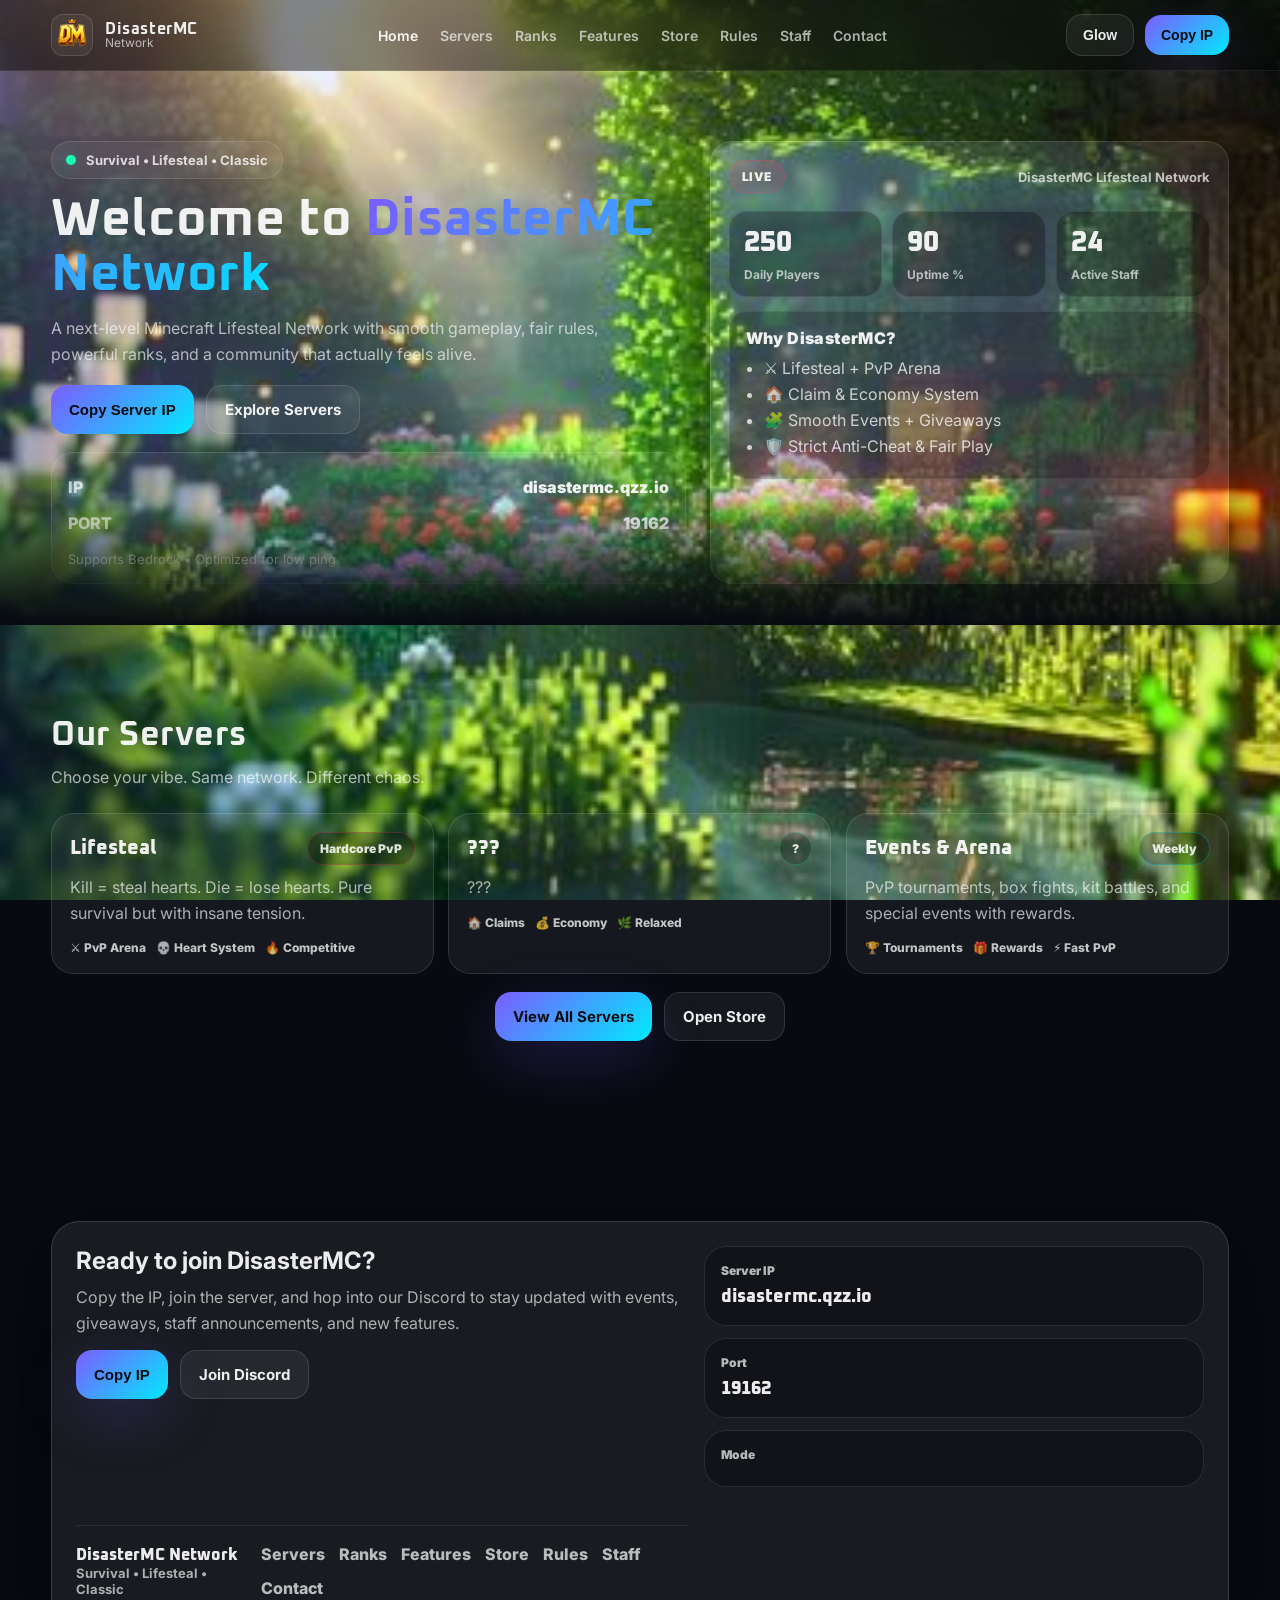
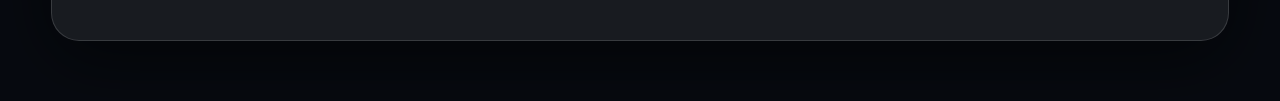
<file: index.html>
<!DOCTYPE html>
<html lang="en">
<head>
  <meta charset="UTF-8" />
  <meta name="viewport" content="width=device-width, initial-scale=1.0"/>
  <title>DisasterMC Network | Lifesteal Minecraft Server</title>

  <link rel="icon" href="assets/favicon.png" />

  <link rel="stylesheet" href="css/style.css"/>
  <link rel="stylesheet" href="css/animations.css"/>

  <link rel="preconnect" href="https://fonts.googleapis.com">
  <link rel="preconnect" href="https://fonts.gstatic.com" crossorigin>
  <link href="https://fonts.googleapis.com/css2?family=Oxanium:wght@300;400;600;700&family=Inter:wght@300;400;600;700&display=swap" rel="stylesheet">
</head>

<body>
  <!-- Background -->
  <div class="bg"></div>
  <div class="noise"></div>

  <!-- Navbar -->
  <header class="nav">
    <div class="nav-inner">
      <a class="brand" href="index.html">
        <img src="assets/logo.png" alt="DisasterMC Logo" class="brand-logo"/>
        <div class="brand-text">
          <span class="brand-title">DisasterMC</span>
          <span class="brand-sub">Network</span>
        </div>
      </a>

      <nav class="nav-links" id="navLinks">
        <a href="index.html" class="active">Home</a>
        <a href="servers.html">Servers</a>
        <a href="ranks.html">Ranks</a>
        <a href="features.html">Features</a>
        <a href="store.html">Store</a>
        <a href="rules.html">Rules</a>
        <a href="staff.html">Staff</a>
        <a href="contact.html">Contact</a>
      </nav>

      <div class="nav-right">
        <button class="btn btn-ghost" id="themeBtn">Glow</button>
        <button class="btn btn-primary" id="copyIpBtn">
          Copy IP
        </button>
        <button class="hamburger" id="hamburger">
          <span></span><span></span><span></span>
        </button>
      </div>
    </div>
  </header>

  <!-- Hero -->
  <section class="hero">
    <div class="hero-inner">
      <div class="hero-left reveal">
        <div class="chip">
          <span class="dot"></span>
          <span>Survival • Lifesteal • Classic</span>
        </div>

        <h1 class="hero-title">
          Welcome to <span class="glow">DisasterMC Network</span>
        </h1>

        <p class="hero-desc">
          A next-level Minecraft Lifesteal Network with smooth gameplay, fair rules,
          powerful ranks, and a community that actually feels alive.
        </p>

        <div class="hero-actions">
          <button class="btn btn-primary big" id="copyIpBtn2">
            Copy Server IP
          </button>

          <a class="btn btn-ghost big" href="#servers">
            Explore Servers
          </a>
        </div>

        <div class="ip-card">
          <div class="ip-row">
            <div class="ip-label">IP</div>
            <div class="ip-value">disastermc.qzz.io</div>
          </div>
          <div class="ip-row">
            <div class="ip-label">PORT</div>
            <div class="ip-value">19162</div>
          </div>
          <div class="ip-hint">Supports Bedrock • Optimized for low ping</div>
        </div>
      </div>

      <div class="hero-right reveal">
        <div class="hero-card">
          <div class="hero-card-top">
            <div class="badge">LIVE</div>
            <div class="small">DisasterMC Lifesteal Network</div>
          </div>

          <div class="hero-stats">
            <div class="stat">
              <div class="stat-num" data-counter="250">0</div>
              <div class="stat-label">Daily Players</div>
            </div>
            <div class="stat">
              <div class="stat-num" data-counter="99">0</div>
              <div class="stat-label">Uptime %</div>
            </div>
            <div class="stat">
              <div class="stat-num" data-counter="24">0</div>
              <div class="stat-label">Active Staff</div>
            </div>
          </div>

          <div class="hero-mini">
            <div class="mini-title">Why DisasterMC?</div>
            <ul>
              <li>⚔️ Lifesteal + PvP Arena</li>
              <li>🏠 Claim & Economy System</li>
              <li>🧩 Smooth Events + Giveaways</li>
              <li>🛡️ Strict Anti-Cheat & Fair Play</li>
            </ul>
          </div>
        </div>
      </div>
    </div>

    <div class="hero-bottom-fade"></div>
  </section>

  <!-- Servers -->
  <section class="section" id="servers">
    <div class="container">
      <div class="section-head reveal">
        <h2>Our Servers</h2>
        <p>Choose your vibe. Same network. Different chaos.</p>
      </div>

      <div class="grid-3">
        <div class="card reveal">
          <div class="card-top">
            <div class="card-title">Lifesteal</div>
            <div class="tag red">Hardcore PvP</div>
          </div>
          <p class="card-desc">
            Kill = steal hearts. Die = lose hearts. Pure survival but with insane tension.
          </p>
          <div class="card-meta">
            <span>⚔️ PvP Arena</span>
            <span>💀 Heart System</span>
            <span>🔥 Competitive</span>
          </div>
        </div>

        <div class="card reveal">
          <div class="card-top">
            <div class="card-title">???</div>
            <div class="tag green">?</div>
          </div>
          <p class="card-desc">
            ???
          </p>
          <div class="card-meta">
            <span>🏠 Claims</span>
            <span>💰 Economy</span>
            <span>🌿 Relaxed</span>
          </div>
        </div>

        <div class="card reveal">
          <div class="card-top">
            <div class="card-title">Events & Arena</div>
            <div class="tag blue">Weekly</div>
          </div>
          <p class="card-desc">
            PvP tournaments, box fights, kit battles, and special events with rewards.
          </p>
          <div class="card-meta">
            <span>🏆 Tournaments</span>
            <span>🎁 Rewards</span>
            <span>⚡ Fast PvP</span>
          </div>
        </div>
      </div>

      <div class="center reveal" style="margin-top:18px;">
        <a class="btn btn-primary big" href="servers.html">View All Servers</a>
        <a class="btn btn-ghost big" href="store.html">Open Store</a>
      </div>
    </div>
  </section>

  <!-- Join -->
  <section class="section join" id="join">
    <div class="container">
      <div class="join-card reveal">
        <div class="join-left">
          <h2>Ready to join DisasterMC?</h2>
          <p>
            Copy the IP, join the server, and hop into our Discord to stay updated with events,
            giveaways, staff announcements, and new features.
          </p>

          <div class="join-actions">
            <button class="btn btn-primary big" id="copyIpBtn3">Copy IP</button>
            <a class="btn btn-ghost big" data-social="discord" target="_blank">Join Discord</a>
          </div>
        </div>

        <div class="join-right">
          <div class="join-mini">
            <div class="mini">
              <div class="mini-top">Server IP</div>
              <div class="mini-big">disastermc.qzz.io</div>
            </div>
            <div class="mini">
              <div class="mini-top">Port</div>
              <div class="mini-big">19162</div>
            </div>
            <div class="mini">
              <div class="mini-top">Mode</div>
              <div class="mini-big"Lifesteal</div>
            </div>
          </div>
        </div>
      </div>

      <footer class="footer">
        <div class="footer-left">
          <div class="footer-title">DisasterMC Network</div>
          <div class="footer-sub">Survival • Lifesteal • Classic</div>
        </div>

        <div class="footer-right">
          <a href="servers.html">Servers</a>
          <a href="ranks.html">Ranks</a>
          <a href="features.html">Features</a>
          <a href="store.html">Store</a>
          <a href="rules.html">Rules</a>
          <a href="staff.html">Staff</a>
          <a href="contact.html">Contact</a>
        </div>
      </footer>
    </div>
  </section>

  <!-- Toast -->
  <div class="toast" id="toast">Copied!</div>

  <script src="js/reveal.js"></script>
  <script src="js/main.js"></script>
</body>
</html>
</file>
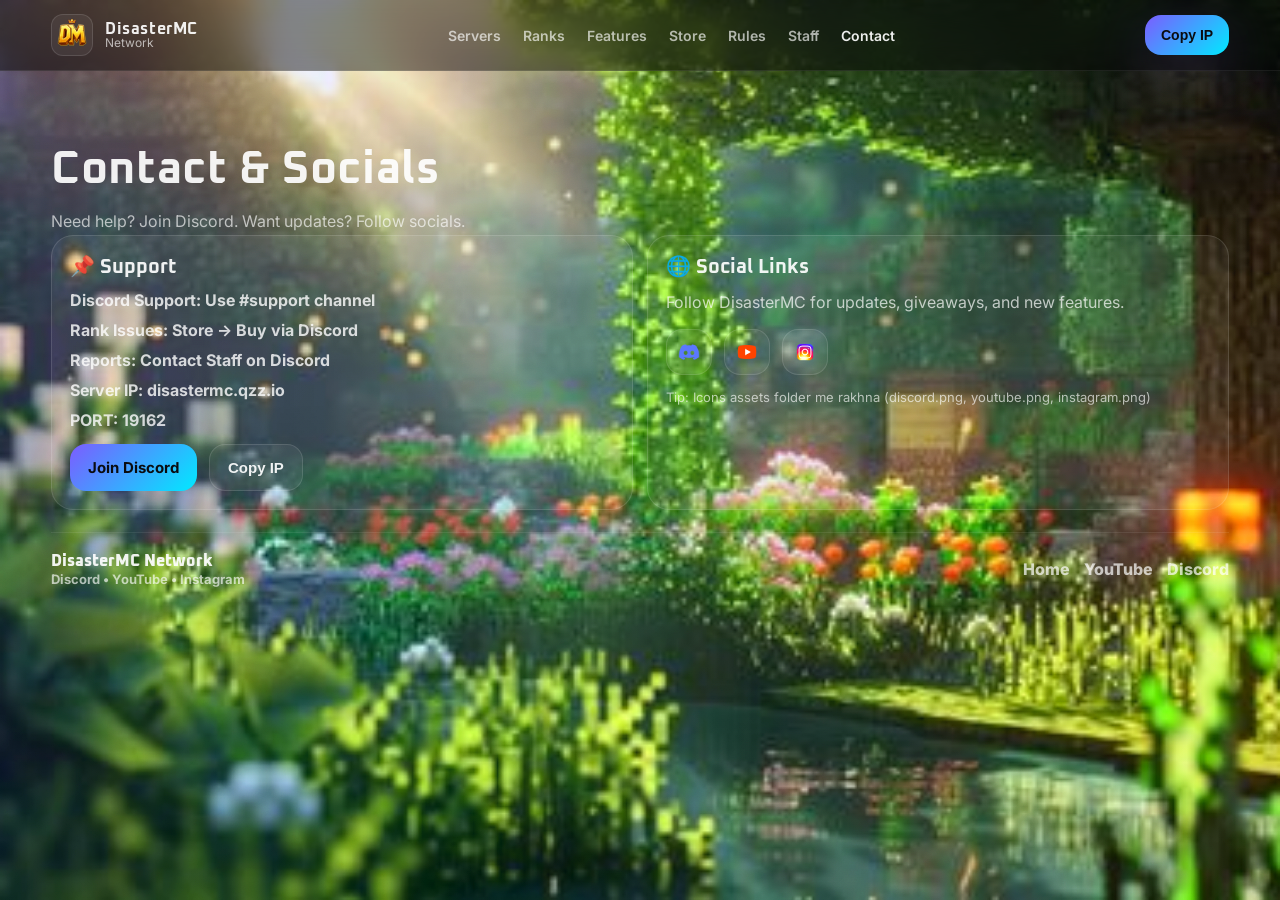
<file: contact.html>
<!DOCTYPE html>
<html lang="en">
<head>
  <meta charset="UTF-8"/>
  <meta name="viewport" content="width=device-width, initial-scale=1.0"/>
  <title>DisasterMC Network | Contact</title>

  <link rel="icon" href="assets/favicon.png" />
  <link rel="stylesheet" href="css/style.css"/>
  <link rel="stylesheet" href="css/animations.css"/>

  <link rel="preconnect" href="https://fonts.googleapis.com">
  <link rel="preconnect" href="https://fonts.gstatic.com" crossorigin>
  <link href="https://fonts.googleapis.com/css2?family=Oxanium:wght@300;400;600;700&family=Inter:wght@300;400;600;700&display=swap" rel="stylesheet">
</head>

<body>
  <div class="bg"></div>
  <div class="noise"></div>

  <header class="nav">
    <div class="nav-inner">
      <a class="brand" href="index.html">
        <img src="assets/logo.png" alt="CrustMC Logo" class="brand-logo"/>
        <div class="brand-text">
          <span class="brand-title">DisasterMC</span>
          <span class="brand-sub">Network</span>
        </div>
      </a>

      <nav class="nav-links" id="navLinks">
        <a href="servers.html">Servers</a>
        <a href="ranks.html">Ranks</a>
        <a href="features.html">Features</a>
        <a href="store.html">Store</a>
        <a href="rules.html">Rules</a>
        <a href="staff.html">Staff</a>
        <a href="contact.html" class="active">Contact</a>
      </nav>

      <div class="nav-right">
        <button class="btn btn-primary" id="copyIpBtn">Copy IP</button>
        <button class="hamburger" id="hamburger">
          <span></span><span></span><span></span>
        </button>
      </div>
    </div>
  </header>

  <section class="page">
    <div class="container">
      <div class="page-head reveal">
        <h1>Contact & Socials</h1>
        <p>
          Need help? Join Discord. Want updates? Follow socials.
        </p>
      </div>

      <div class="grid-2 reveal">
        <div class="rules-card">
          <h2>📌 Support</h2>
          <div class="info">
            <div><b>Discord Support:</b> Use #support channel</div>
            <div><b>Rank Issues:</b> Store → Buy via Discord</div>
            <div><b>Reports:</b> Contact Staff on Discord</div>
            <div><b>Server IP:</b> disastermc.qzz.io</div>
            <div><b>PORT:</b> 19162</div>
          </div>

          <div style="margin-top:14px; display:flex; gap:12px; flex-wrap:wrap;">
            <a class="btn btn-primary big" data-social="discord" target="_blank">Join Discord</a>
            <button class="btn btn-ghost big" id="copyIpBtn2">Copy IP</button>
          </div>
        </div>

        <div class="rules-card">
          <h2>🌐 Social Links</h2>
          <p style="color: rgba(255,255,255,.7); line-height:1.6;">
            Follow DisasterMC for updates, giveaways, and new features.
          </p>

          <div style="margin-top:14px;" class="socials">
            <a class="social-btn" data-social="discord" target="_blank" title="Discord">
              <img src="assets/discord.png" alt="Discord"/>
            </a>

            <a class="social-btn" data-social="youtube" target="_blank" title="YouTube">
              <img src="assets/youtube.png" alt="YouTube"/>
            </a>

            <a class="social-btn" data-social="instagram" target="_blank" title="Instagram">
              <img src="assets/instagram.png" alt="Instagram"/>
            </a>
          </div>

          <div style="margin-top:14px;">
            <div class="ip-hint">
              Tip: Icons assets folder me rakhna (discord.png, youtube.png, instagram.png)
            </div>
          </div>
        </div>
      </div>

      <footer class="footer">
        <div class="footer-left">
          <div class="footer-title">DisasterMC Network</div>
          <div class="footer-sub">Discord • YouTube • Instagram</div>
        </div>

        <div class="footer-right">
          <a href="index.html">Home</a>
          <a data-social="youtube" target="_blank">YouTube</a>
          <a data-social="discord" target="_blank">Discord</a>
        </div>
      </footer>
    </div>
  </section>

  <div class="toast" id="toast">Copied!</div>

  <script src="js/reveal.js"></script>
  <script src="js/main.js"></script>
</body>
</html>
</file>
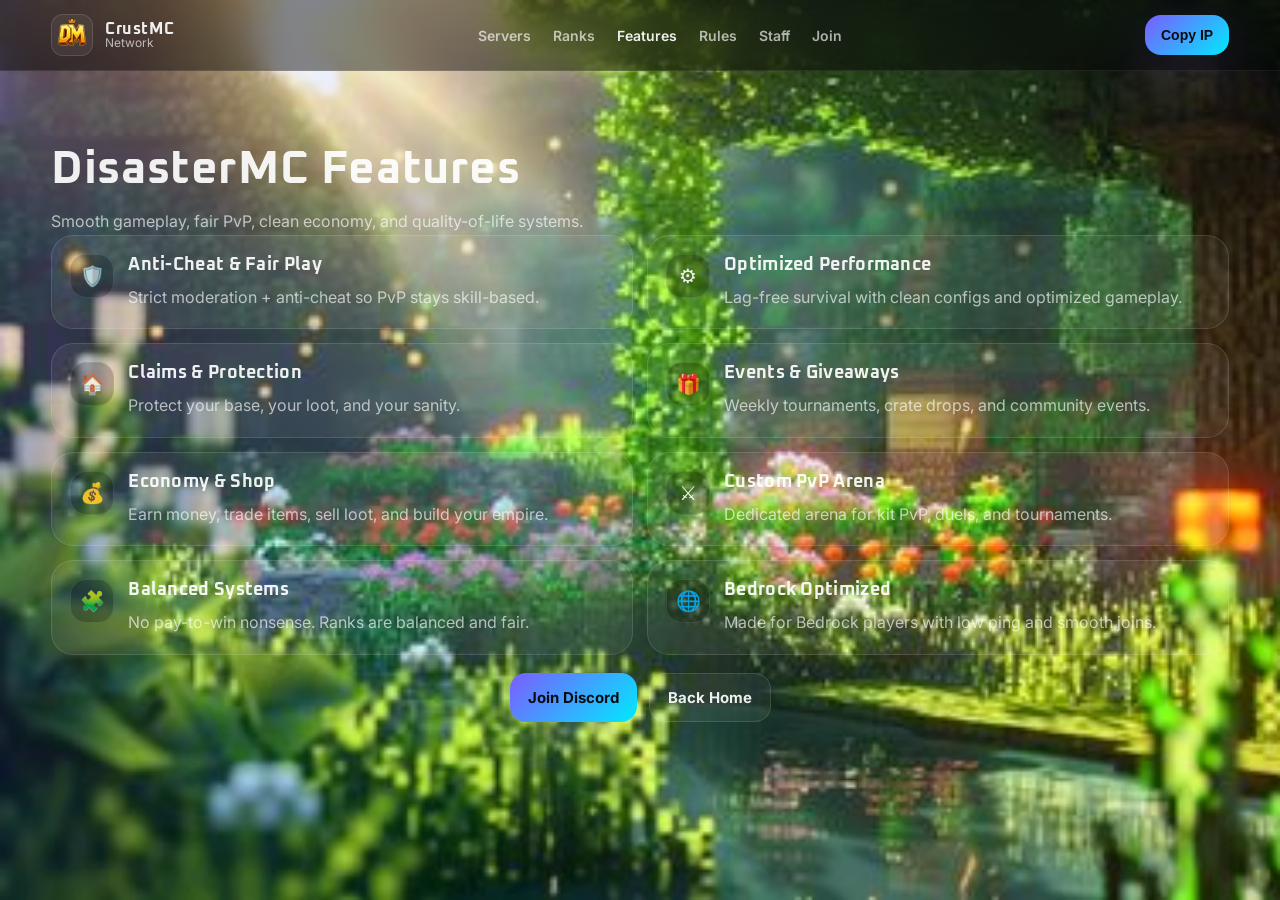
<file: features.html>
<!DOCTYPE html>
<html lang="en">
<head>
  <meta charset="UTF-8"/>
  <meta name="viewport" content="width=device-width, initial-scale=1.0"/>
  <title>DisasterMC Network | Features</title>

  <link rel="icon" href="assets/favicon.png" />
  <link rel="stylesheet" href="css/style.css"/>
  <link rel="stylesheet" href="css/animations.css"/>

  <link rel="preconnect" href="https://fonts.googleapis.com">
  <link rel="preconnect" href="https://fonts.gstatic.com" crossorigin>
  <link href="https://fonts.googleapis.com/css2?family=Oxanium:wght@300;400;600;700&family=Inter:wght@300;400;600;700&display=swap" rel="stylesheet">
</head>

<body>
  <div class="bg"></div>
  <div class="noise"></div>

  <!-- Navbar -->
  <header class="nav">
    <div class="nav-inner">
      <a class="brand" href="index.html">
        <img src="assets/logo.png" alt="DisasterMC Logo" class="brand-logo"/>
        <div class="brand-text">
          <span class="brand-title">CrustMC</span>
          <span class="brand-sub">Network</span>
        </div>
      </a>

      <nav class="nav-links" id="navLinks">
        <a href="index.html#servers">Servers</a>
        <a href="ranks.html">Ranks</a>
        <a href="features.html" class="active">Features</a>
        <a href="rules.html">Rules</a>
        <a href="staff.html">Staff</a>
        <a href="index.html#join">Join</a>
      </nav>

      <div class="nav-right">
        <button class="btn btn-primary" id="copyIpBtn">Copy IP</button>
        <button class="hamburger" id="hamburger">
          <span></span><span></span><span></span>
        </button>
      </div>
    </div>
  </header>

  <!-- Page -->
  <section class="page">
    <div class="container">
      <div class="page-head reveal">
        <h1>DisasterMC Features</h1>
        <p>
          Smooth gameplay, fair PvP, clean economy, and quality-of-life systems.
        </p>
      </div>

      <div class="grid-2 reveal">
        <div class="feature">
          <div class="icon">🛡️</div>
          <div>
            <h3>Anti-Cheat & Fair Play</h3>
            <p>Strict moderation + anti-cheat so PvP stays skill-based.</p>
          </div>
        </div>

        <div class="feature">
          <div class="icon">⚙️</div>
          <div>
            <h3>Optimized Performance</h3>
            <p>Lag-free survival with clean configs and optimized gameplay.</p>
          </div>
        </div>

        <div class="feature">
          <div class="icon">🏠</div>
          <div>
            <h3>Claims & Protection</h3>
            <p>Protect your base, your loot, and your sanity.</p>
          </div>
        </div>

        <div class="feature">
          <div class="icon">🎁</div>
          <div>
            <h3>Events & Giveaways</h3>
            <p>Weekly tournaments, crate drops, and community events.</p>
          </div>
        </div>

        <div class="feature">
          <div class="icon">💰</div>
          <div>
            <h3>Economy & Shop</h3>
            <p>Earn money, trade items, sell loot, and build your empire.</p>
          </div>
        </div>

        <div class="feature">
          <div class="icon">⚔️</div>
          <div>
            <h3>Custom PvP Arena</h3>
            <p>Dedicated arena for kit PvP, duels, and tournaments.</p>
          </div>
        </div>

        <div class="feature">
          <div class="icon">🧩</div>
          <div>
            <h3>Balanced Systems</h3>
            <p>No pay-to-win nonsense. Ranks are balanced and fair.</p>
          </div>
        </div>

        <div class="feature">
          <div class="icon">🌐</div>
          <div>
            <h3>Bedrock Optimized</h3>
            <p>Made for Bedrock players with low ping and smooth joins.</p>
          </div>
        </div>
      </div>

      <div class="center reveal" style="margin-top:18px;">
        <a class="btn btn-primary big" href="index.html#join">Join Discord</a>
        <a class="btn btn-ghost big" href="index.html">Back Home</a>
      </div>
    </div>
  </section>

  <div class="toast" id="toast">Copied!</div>

  <script src="js/reveal.js"></script>
  <script src="js/main.js"></script>
</body>
</html>
</file>
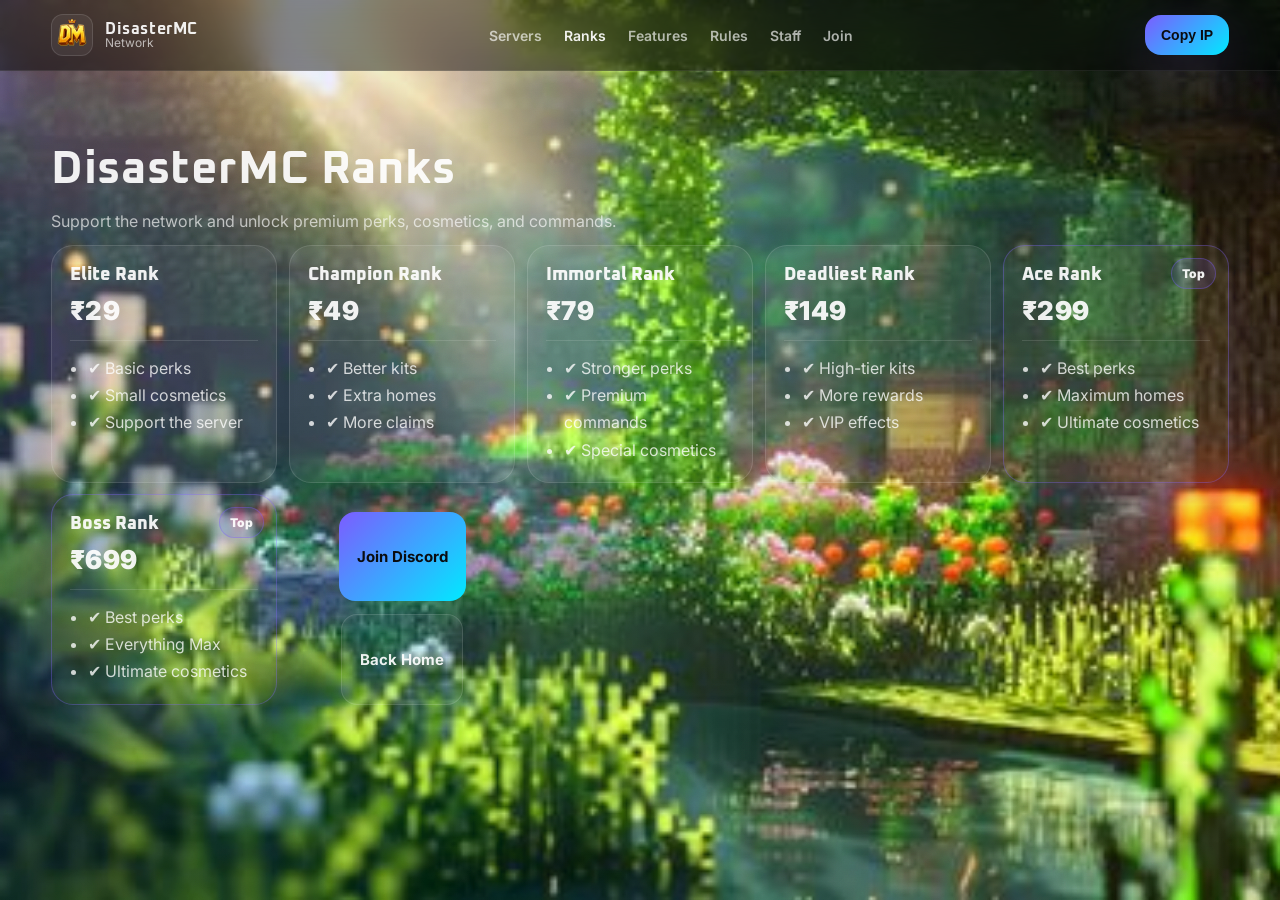
<file: ranks.html>
<!DOCTYPE html>
<html lang="en">
<head>
  <meta charset="UTF-8"/>
  <meta name="viewport" content="width=device-width, initial-scale=1.0"/>
  <title>DisasterMC Network | Ranks</title>

  <link rel="icon" href="assets/favicon.png" />
  <link rel="stylesheet" href="css/style.css"/>
  <link rel="stylesheet" href="css/animations.css"/>

  <link rel="preconnect" href="https://fonts.googleapis.com">
  <link rel="preconnect" href="https://fonts.gstatic.com" crossorigin>
  <link href="https://fonts.googleapis.com/css2?family=Oxanium:wght@300;400;600;700&family=Inter:wght@300;400;600;700&display=swap" rel="stylesheet">
</head>

<body>
  <div class="bg"></div>
  <div class="noise"></div>

  <!-- Navbar -->
  <header class="nav">
    <div class="nav-inner">
      <a class="brand" href="index.html">
        <img src="assets/logo.png" alt="DisasterMC Logo" class="brand-logo"/>
        <div class="brand-text">
          <span class="brand-title">DisasterMC</span>
          <span class="brand-sub">Network</span>
        </div>
      </a>

      <nav class="nav-links" id="navLinks">
        <a href="index.html#servers">Servers</a>
        <a href="ranks.html" class="active">Ranks</a>
        <a href="features.html">Features</a>
        <a href="rules.html">Rules</a>
        <a href="staff.html">Staff</a>
        <a href="index.html#join">Join</a>
      </nav>

      <div class="nav-right">
        <button class="btn btn-primary" id="copyIpBtn">Copy IP</button>
        <button class="hamburger" id="hamburger">
          <span></span><span></span><span></span>
        </button>
      </div>
    </div>
  </header>

  <!-- Page -->
  <section class="page">
    <div class="container">
      <div class="page-head reveal">
        <h1>DisasterMC Ranks</h1>
        <p>
          Support the network and unlock premium perks, cosmetics, and commands.
        </p>
      </div>

      <div class="grid-5 ranks-grid reveal">
        <div class="rank">
          <div class="rank-name">Elite Rank</div>
          <div class="rank-price">₹29</div>
          <div class="rank-line"></div>
          <ul>
            <li>✔ Basic perks</li>
            <li>✔ Small cosmetics</li>
            <li>✔ Support the server</li>
          </ul>
        </div>

        <div class="rank">
          <div class="rank-name">Champion Rank</div>
          <div class="rank-price">₹49</div>
          <div class="rank-line"></div>
          <ul>
            <li>✔ Better kits</li>
            <li>✔ Extra homes</li>
            <li>✔ More claims</li>
          </ul>
        </div>

        <div class="rank">
          <div class="rank-name">Immortal Rank</div>
          <div class="rank-price">₹79</div>
          <div class="rank-line"></div>
          <ul>
            <li>✔ Stronger perks</li>
            <li>✔ Premium commands</li>
            <li>✔ Special cosmetics</li>
          </ul>
        </div>

        <div class="rank">
          <div class="rank-name">Deadliest Rank</div>
          <div class="rank-price">₹149</div>
          <div class="rank-line"></div>
          <ul>
            <li>✔ High-tier kits</li>
            <li>✔ More rewards</li>
            <li>✔ VIP effects</li>
          </ul>
        </div>

        <div class="rank best">
          <div class="rank-badge">Top</div>
          <div class="rank-name">Ace Rank</div>
          <div class="rank-price">₹299</div>
          <div class="rank-line"></div>
          <ul>
            <li>✔ Best perks</li>
            <li>✔ Maximum homes</li>
            <li>✔ Ultimate cosmetics</li>
          </ul>
        </div>

         <div class="rank best">
          <div class="rank-badge">Top</div>
          <div class="rank-name">Boss Rank</div>
          <div class="rank-price">₹699</div>
          <div class="rank-line"></div>
          <ul>
            <li>✔ Best perks</li>
            <li>✔ Everything Max</li>
            <li>✔ Ultimate cosmetics</li>
          </ul>
         </div>

      <div class="center reveal" style="margin-top:18px;">
        <a class="btn btn-primary big" href="index.html#join">Join Discord</a>
        <a class="btn btn-ghost big" href="index.html">Back Home</a>
      </div>
    </div>
  </section>

  <div class="toast" id="toast">Copied!</div>

  <script src="js/reveal.js"></script>
  <script src="js/main.js"></script>
</body>
</html>
</file>
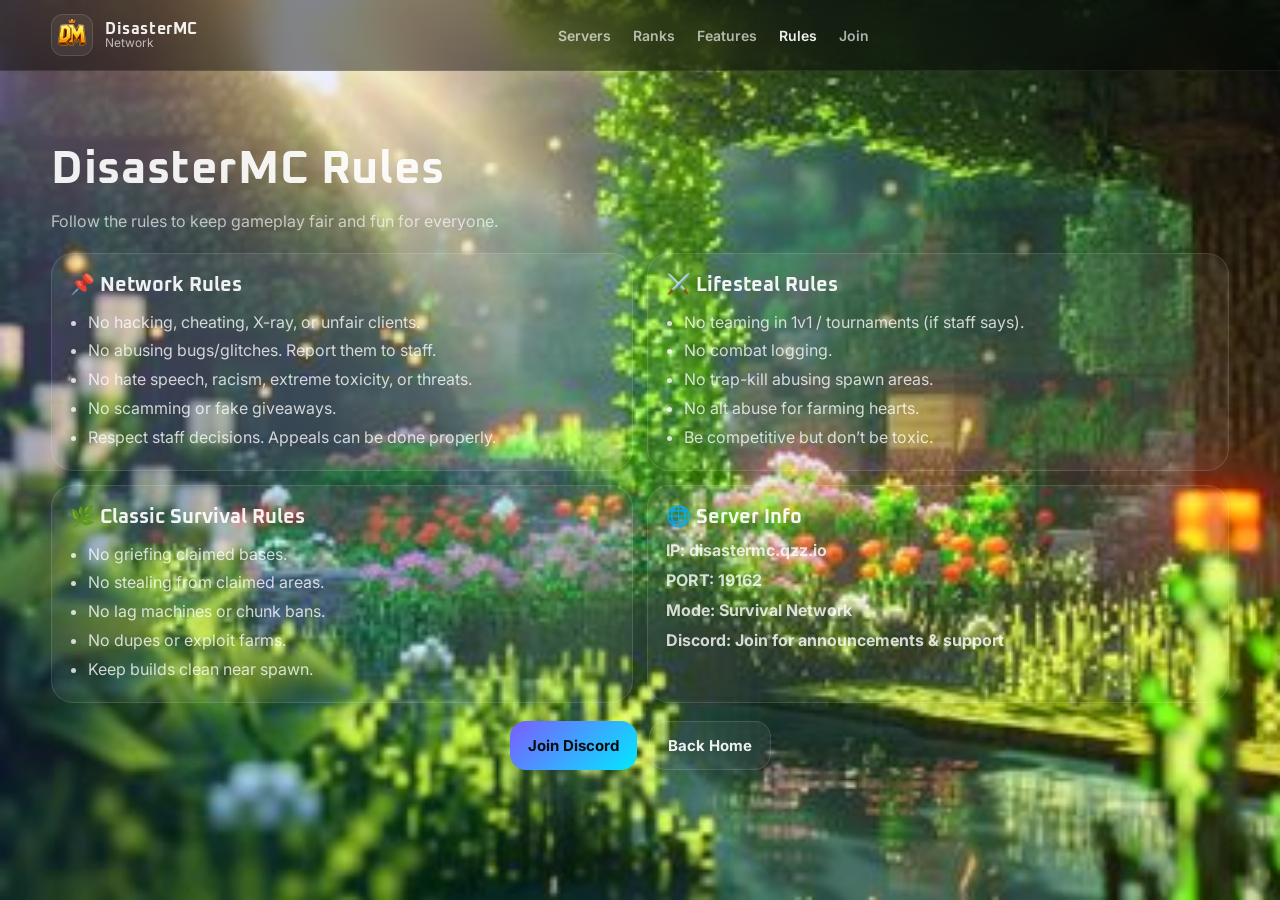
<file: rules.html>
<!DOCTYPE html>
<html lang="en">
<head>
  <meta charset="UTF-8"/>
  <meta name="viewport" content="width=device-width, initial-scale=1.0"/>
  <title>DisasterMC Network | Rules</title>

  <link rel="icon" href="assets/favicon.png" />
  <link rel="stylesheet" href="css/style.css"/>
  <link rel="stylesheet" href="css/animations.css"/>

  <link rel="preconnect" href="https://fonts.googleapis.com">
  <link rel="preconnect" href="https://fonts.gstatic.com" crossorigin>
  <link href="https://fonts.googleapis.com/css2?family=Oxanium:wght@300;400;600;700&family=Inter:wght@300;400;600;700&display=swap" rel="stylesheet">
</head>

<body>
  <div class="bg"></div>
  <div class="noise"></div>

  <header class="nav">
    <div class="nav-inner">
      <a class="brand" href="index.html">
        <img src="assets/logo.png" alt="DisasterMC Logo" class="brand-logo"/>
        <div class="brand-text">
          <span class="brand-title">DisasterMC</span>
          <span class="brand-sub">Network</span>
        </div>
      </a>

      <nav class="nav-links" id="navLinks">
        <a href="index.html#servers">Servers</a>
        <a href="index.html#ranks">Ranks</a>
        <a href="index.html#features">Features</a>
        <a href="rules.html" class="active">Rules</a>
        <a href="index.html#join">Join</a>
      </nav>

      <div class="nav-right">
        <button class="hamburger" id="hamburger">
          <span></span><span></span><span></span>
        </button>
      </div>
    </div>
  </header>

  <section class="page">
    <div class="container">
      <div class="page-head reveal">
        <h1>DisasterMC Rules</h1>
        <p>Follow the rules to keep gameplay fair and fun for everyone.</p>
      </div>

      <div class="rules-wrap reveal">
        <div class="rules-card">
          <h2>📌 Network Rules</h2>
          <ul>
            <li>No hacking, cheating, X-ray, or unfair clients.</li>
            <li>No abusing bugs/glitches. Report them to staff.</li>
            <li>No hate speech, racism, extreme toxicity, or threats.</li>
            <li>No scamming or fake giveaways.</li>
            <li>Respect staff decisions. Appeals can be done properly.</li>
          </ul>
        </div>

        <div class="rules-card">
          <h2>⚔️ Lifesteal Rules</h2>
          <ul>
            <li>No teaming in 1v1 / tournaments (if staff says).</li>
            <li>No combat logging.</li>
            <li>No trap-kill abusing spawn areas.</li>
            <li>No alt abuse for farming hearts.</li>
            <li>Be competitive but don’t be toxic.</li>
          </ul>
        </div>

        <div class="rules-card">
          <h2>🌿 Classic Survival Rules</h2>
          <ul>
            <li>No griefing claimed bases.</li>
            <li>No stealing from claimed areas.</li>
            <li>No lag machines or chunk bans.</li>
            <li>No dupes or exploit farms.</li>
            <li>Keep builds clean near spawn.</li>
          </ul>
        </div>

        <div class="rules-card">
          <h2>🌐 Server Info</h2>
          <div class="info">
            <div><b>IP:</b> disastermc.qzz.io</div>
            <div><b>PORT:</b> 19162</div>
            <div><b>Mode:</b> Survival Network</div>
            <div><b>Discord:</b> Join for announcements & support</div>
          </div>
        </div>
      </div>

      <div class="center reveal" style="margin-top: 18px;">
        <a class="btn btn-primary big" href="index.html#join">Join Discord</a>
        <a class="btn btn-ghost big" href="index.html">Back Home</a>
      </div>
    </div>
  </section>

  <script src="js/reveal.js"></script>
  <script src="js/main.js"></script>
</body>
</html>
</file>
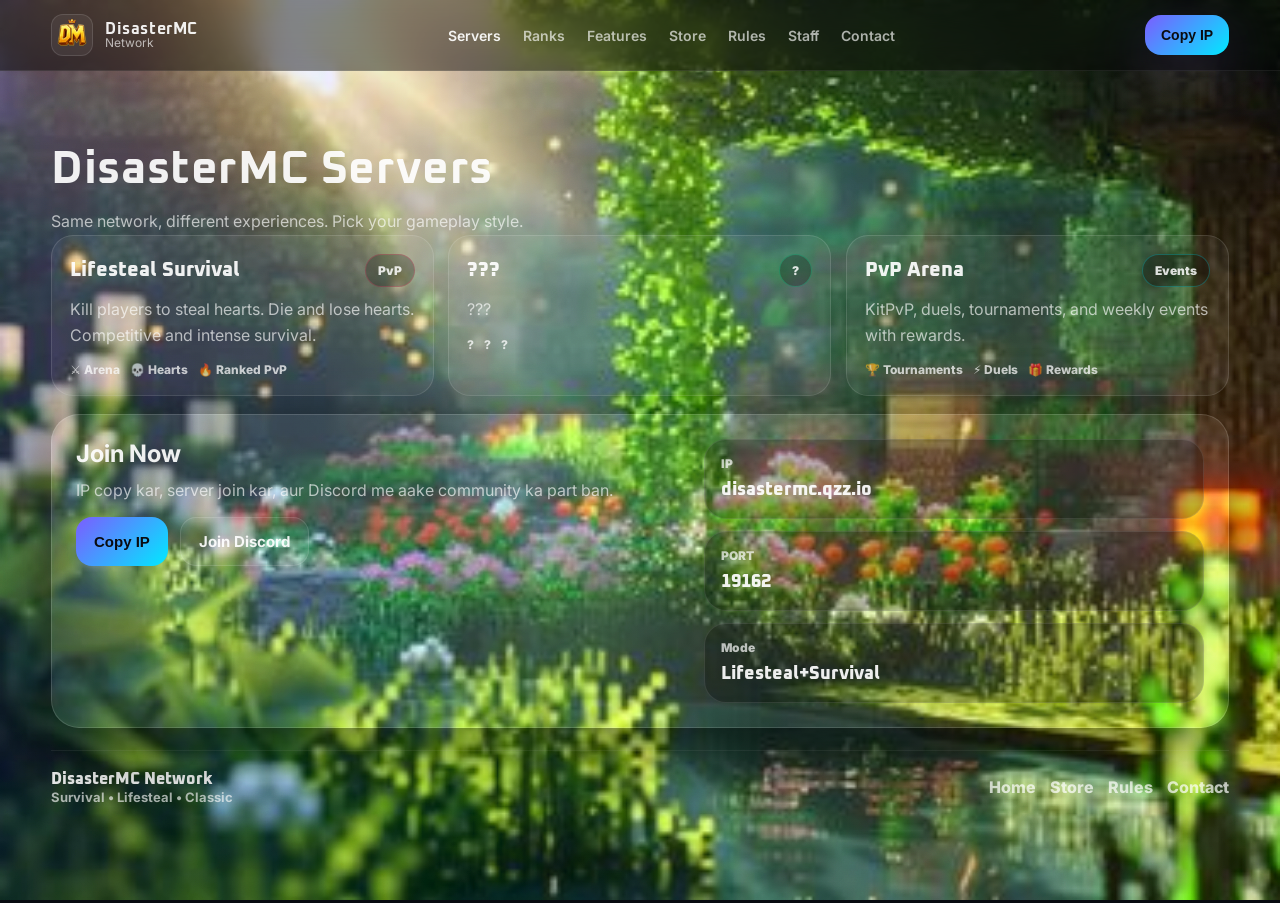
<file: servers.html>
<!DOCTYPE html>
<html lang="en">
<head>
  <meta charset="UTF-8"/>
  <meta name="viewport" content="width=device-width, initial-scale=1.0"/>
  <title>DisasterMC Network | Servers</title>

  <link rel="icon" href="assets/favicon.png" />
  <link rel="stylesheet" href="css/style.css"/>
  <link rel="stylesheet" href="css/animations.css"/>

  <link rel="preconnect" href="https://fonts.googleapis.com">
  <link rel="preconnect" href="https://fonts.gstatic.com" crossorigin>
  <link href="https://fonts.googleapis.com/css2?family=Oxanium:wght@300;400;600;700&family=Inter:wght@300;400;600;700&display=swap" rel="stylesheet">
</head>

<body>
  <div class="bg"></div>
  <div class="noise"></div>

  <!-- Navbar -->
  <header class="nav">
    <div class="nav-inner">
      <a class="brand" href="index.html">
        <img src="assets/logo.png" alt="DisasterMC Logo" class="brand-logo"/>
        <div class="brand-text">
          <span class="brand-title">DisasterMC</span>
          <span class="brand-sub">Network</span>
        </div>
      </a>

      <nav class="nav-links" id="navLinks">
        <a href="servers.html" class="active">Servers</a>
        <a href="ranks.html">Ranks</a>
        <a href="features.html">Features</a>
        <a href="store.html">Store</a>
        <a href="rules.html">Rules</a>
        <a href="staff.html">Staff</a>
        <a href="contact.html">Contact</a>
      </nav>

      <div class="nav-right">
        <button class="btn btn-primary" id="copyIpBtn">Copy IP</button>
        <button class="hamburger" id="hamburger">
          <span></span><span></span><span></span>
        </button>
      </div>
    </div>
  </header>

  <section class="page">
    <div class="container">
      <div class="page-head reveal">
        <h1>DisasterMC Servers</h1>
        <p>
          Same network, different experiences. Pick your gameplay style.
        </p>
      </div>

      <div class="grid-3 reveal">
        <div class="card">
          <div class="card-top">
            <div class="card-title">Lifesteal Survival</div>
            <div class="tag red">PvP</div>
          </div>
          <p class="card-desc">
            Kill players to steal hearts. Die and lose hearts. Competitive and intense survival.
          </p>
          <div class="card-meta">
            <span>⚔️ Arena</span>
            <span>💀 Hearts</span>
            <span>🔥 Ranked PvP</span>
          </div>
        </div>

        <div class="card">
          <div class="card-top">
            <div class="card-title">???</div>
            <div class="tag green">?</div>
          </div>
          <p class="card-desc">
            ???
          </p>
          <div class="card-meta">
            <span>?</span>
            <span>?</span>
            <span>?</span>
          </div>
        </div>

        <div class="card">
          <div class="card-top">
            <div class="card-title">PvP Arena</div>
            <div class="tag blue">Events</div>
          </div>
          <p class="card-desc">
            KitPvP, duels, tournaments, and weekly events with rewards.
          </p>
          <div class="card-meta">
            <span>🏆 Tournaments</span>
            <span>⚡ Duels</span>
            <span>🎁 Rewards</span>
          </div>
        </div>
      </div>

      <div class="join-card reveal" style="margin-top:18px;">
        <div class="join-left">
          <h2>Join Now</h2>
          <p>
            IP copy kar, server join kar, aur Discord me aake community ka part ban.
          </p>

          <div class="join-actions">
            <button class="btn btn-primary big" id="copyIpBtn2">Copy IP</button>
            <a class="btn btn-ghost big" data-social="discord" target="_blank">Join Discord</a>
          </div>
        </div>

        <div class="join-right">
          <div class="join-mini">
            <div class="mini">
              <div class="mini-top">IP</div>
              <div class="mini-big">disastermc.qzz.io</div>
            </div>
            <div class="mini">
              <div class="mini-top">PORT</div>
              <div class="mini-big">19162</div>
            </div>
            <div class="mini">
              <div class="mini-top">Mode</div>
              <div class="mini-big">Lifesteal+Survival</div>
            </div>
          </div>
        </div>
      </div>

      <footer class="footer">
        <div class="footer-left">
          <div class="footer-title">DisasterMC Network</div>
          <div class="footer-sub">Survival • Lifesteal • Classic</div>
        </div>

        <div class="footer-right">
          <a href="index.html">Home</a>
          <a href="store.html">Store</a>
          <a href="rules.html">Rules</a>
          <a href="contact.html">Contact</a>
        </div>
      </footer>
    </div>
  </section>

  <div class="toast" id="toast">Copied!</div>

  <script src="js/reveal.js"></script>
  <script src="js/main.js"></script>
</body>
</html>
</file>
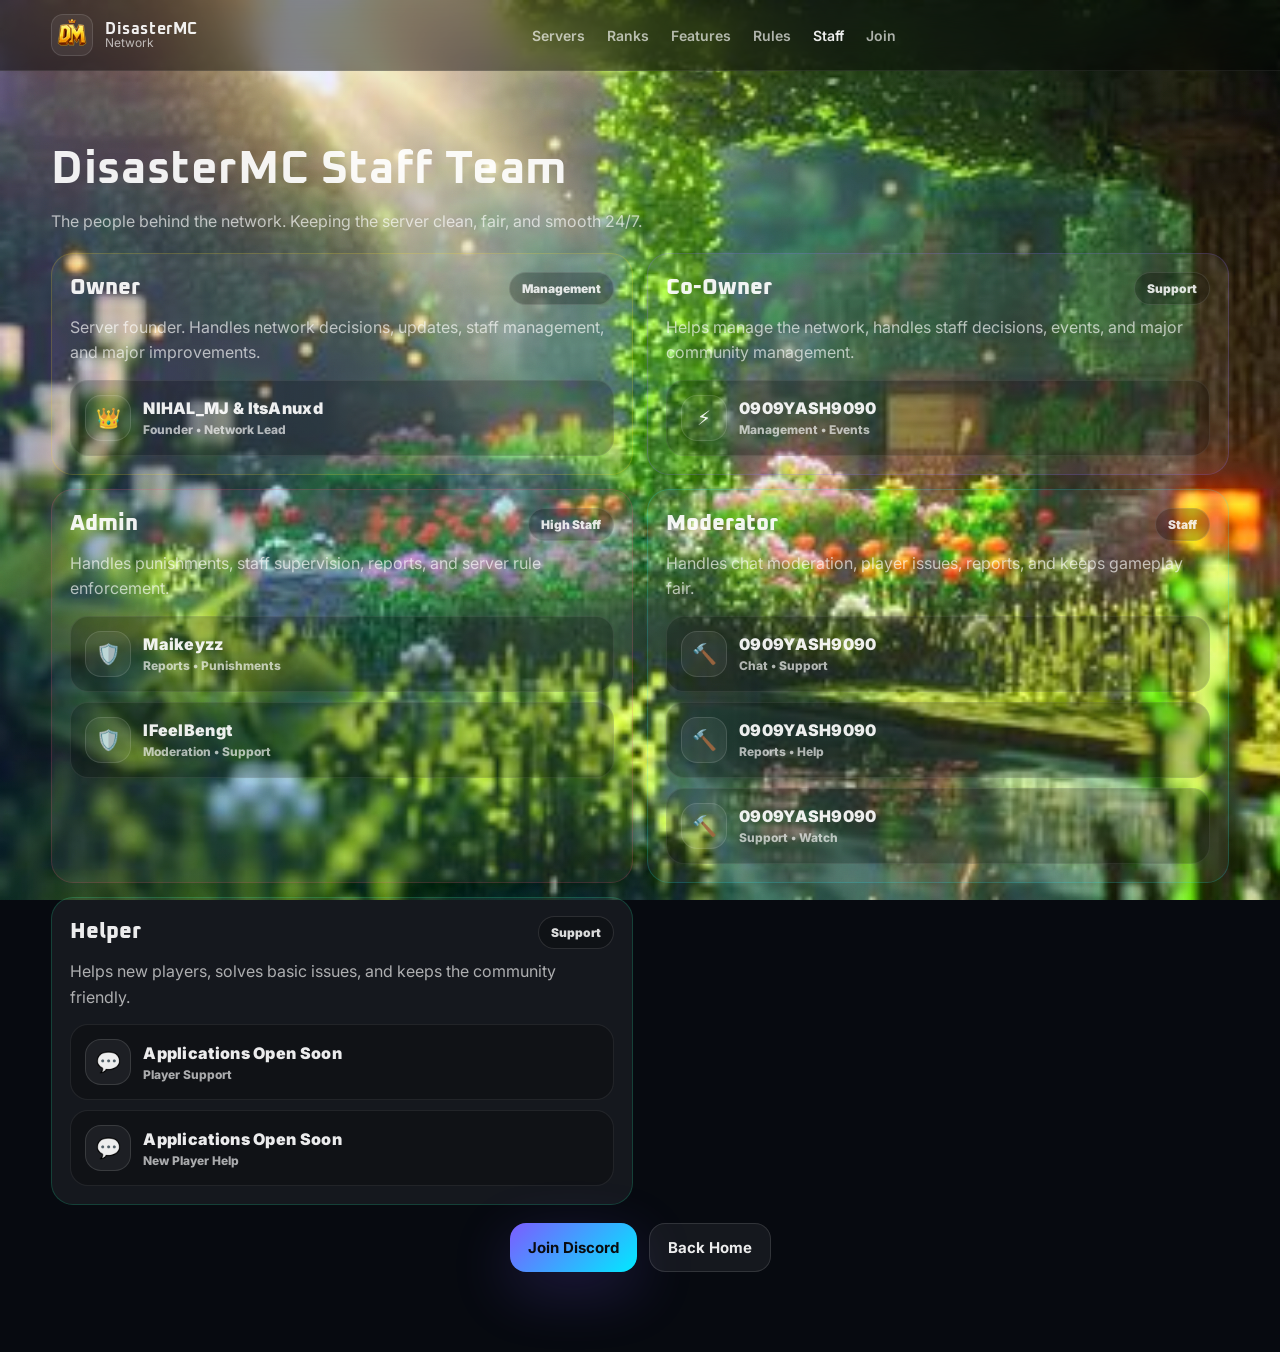
<file: staff.html>
<!DOCTYPE html>
<html lang="en">
<head>
  <meta charset="UTF-8"/>
  <meta name="viewport" content="width=device-width, initial-scale=1.0"/>
  <title>DisasterMC Network | Staff</title>

  <link rel="icon" href="assets/favicon.png" />
  <link rel="stylesheet" href="css/style.css"/>
  <link rel="stylesheet" href="css/animations.css"/>

  <link rel="preconnect" href="https://fonts.googleapis.com">
  <link rel="preconnect" href="https://fonts.gstatic.com" crossorigin>
  <link href="https://fonts.googleapis.com/css2?family=Oxanium:wght@300;400;600;700&family=Inter:wght@300;400;600;700&display=swap" rel="stylesheet">
</head>

<body>
  <div class="bg"></div>
  <div class="noise"></div>

  <!-- Navbar -->
  <header class="nav">
    <div class="nav-inner">
      <a class="brand" href="index.html">
        <img src="assets/logo.png" alt="DisasterMC Logo" class="brand-logo"/>
        <div class="brand-text">
          <span class="brand-title">DisasterMC</span>
          <span class="brand-sub">Network</span>
        </div>
      </a>

      <nav class="nav-links" id="navLinks">
        <a href="index.html#servers">Servers</a>
        <a href="index.html#ranks">Ranks</a>
        <a href="index.html#features">Features</a>
        <a href="rules.html">Rules</a>
        <a href="staff.html" class="active">Staff</a>
        <a href="index.html#join">Join</a>
      </nav>

      <div class="nav-right">
        <button class="hamburger" id="hamburger">
          <span></span><span></span><span></span>
        </button>
      </div>
    </div>
  </header>

  <!-- Page -->
  <section class="page">
    <div class="container">
      <div class="page-head reveal">
        <h1>DisasterMC Staff Team</h1>
        <p>
          The people behind the network. Keeping the server clean, fair, and smooth 24/7.
        </p>
      </div>

      <!-- Staff Roles -->
      <div class="staff-grid reveal">
        <!-- Owner -->
        <div class="staff-role owner">
          <div class="role-top">
            <div class="role-title">Owner</div>
            <div class="role-tag">Management</div>
          </div>

          <p class="role-desc">
            Server founder. Handles network decisions, updates, staff management, and major improvements.
          </p>

          <div class="staff-cards">
            <div class="staff-card">
              <div class="pfp">👑</div>
              <div class="staff-info">
                <div class="staff-name">NIHAL_MJ & ItsAnuxd</div>
                <div class="staff-sub">Founder • Network Lead</div>
              </div>
            </div>
          </div>
        </div>

        <!-- Co-Owner -->
        <div class="staff-role coowner">
          <div class="role-top">
            <div class="role-title">Co-Owner</div>
            <div class="role-tag">Support</div>
          </div>

          <p class="role-desc">
            Helps manage the network, handles staff decisions, events, and major community management.
          </p>

          <div class="staff-cards">
            <div class="staff-card">
              <div class="pfp">⚡</div>
              <div class="staff-info">
                <div class="staff-name">0909YASH9090</div>
                <div class="staff-sub">Management • Events</div>
              </div>
            </div>
          </div>
        </div>

        <!-- Admin -->
        <div class="staff-role admin">
          <div class="role-top">
            <div class="role-title">Admin</div>
            <div class="role-tag">High Staff</div>
          </div>

          <p class="role-desc">
            Handles punishments, staff supervision, reports, and server rule enforcement.
          </p>

          <div class="staff-cards">
            <div class="staff-card">
              <div class="pfp">🛡️</div>
              <div class="staff-info">
                <div class="staff-name">Maikeyzz</div>
                <div class="staff-sub">Reports • Punishments</div>
              </div>
            </div>

            <div class="staff-card">
              <div class="pfp">🛡️</div>
              <div class="staff-info">
                <div class="staff-name">IFeelBengt</div>
                <div class="staff-sub">Moderation • Support</div>
              </div>
            </div>
          </div>
        </div>

        <!-- Moderator -->
        <div class="staff-role mod">
          <div class="role-top">
            <div class="role-title">Moderator</div>
            <div class="role-tag">Staff</div>
          </div>

          <p class="role-desc">
            Handles chat moderation, player issues, reports, and keeps gameplay fair.
          </p>

          <div class="staff-cards">
            <div class="staff-card">
              <div class="pfp">🔨</div>
              <div class="staff-info">
                <div class="staff-name">0909YASH9090</div>
                <div class="staff-sub">Chat • Support</div>
              </div>
            </div>

            <div class="staff-card">
              <div class="pfp">🔨</div>
              <div class="staff-info">
                <div class="staff-name">0909YASH9090</div>
                <div class="staff-sub">Reports • Help</div>
              </div>
            </div>

            <div class="staff-card">
              <div class="pfp">🔨</div>
              <div class="staff-info">
                <div class="staff-name">0909YASH9090</div>
                <div class="staff-sub">Support • Watch</div>
              </div>
            </div>
          </div>
        </div>

        <!-- Helper -->
        <div class="staff-role helper">
          <div class="role-top">
            <div class="role-title">Helper</div>
            <div class="role-tag">Support</div>
          </div>

          <p class="role-desc">
            Helps new players, solves basic issues, and keeps the community friendly.
          </p>

          <div class="staff-cards">
            <div class="staff-card">
              <div class="pfp">💬</div>
              <div class="staff-info">
                <div class="staff-name">Applications Open Soon</div>
                <div class="staff-sub">Player Support</div>
              </div>
            </div>

            <div class="staff-card">
              <div class="pfp">💬</div>
              <div class="staff-info">
                <div class="staff-name">Applications Open Soon</div>
                <div class="staff-sub">New Player Help</div>
              </div>
            </div>
          </div>
        </div>
      </div>

      <!-- Bottom -->
      <div class="center reveal" style="margin-top:18px;">
        <a class="btn btn-primary big" href="index.html#join">Join Discord</a>
        <a class="btn btn-ghost big" href="index.html">Back Home</a>
      </div>
    </div>
  </section>

  <script src="js/reveal.js"></script>
  <script src="js/main.js"></script>
</body>
</html>
</file>
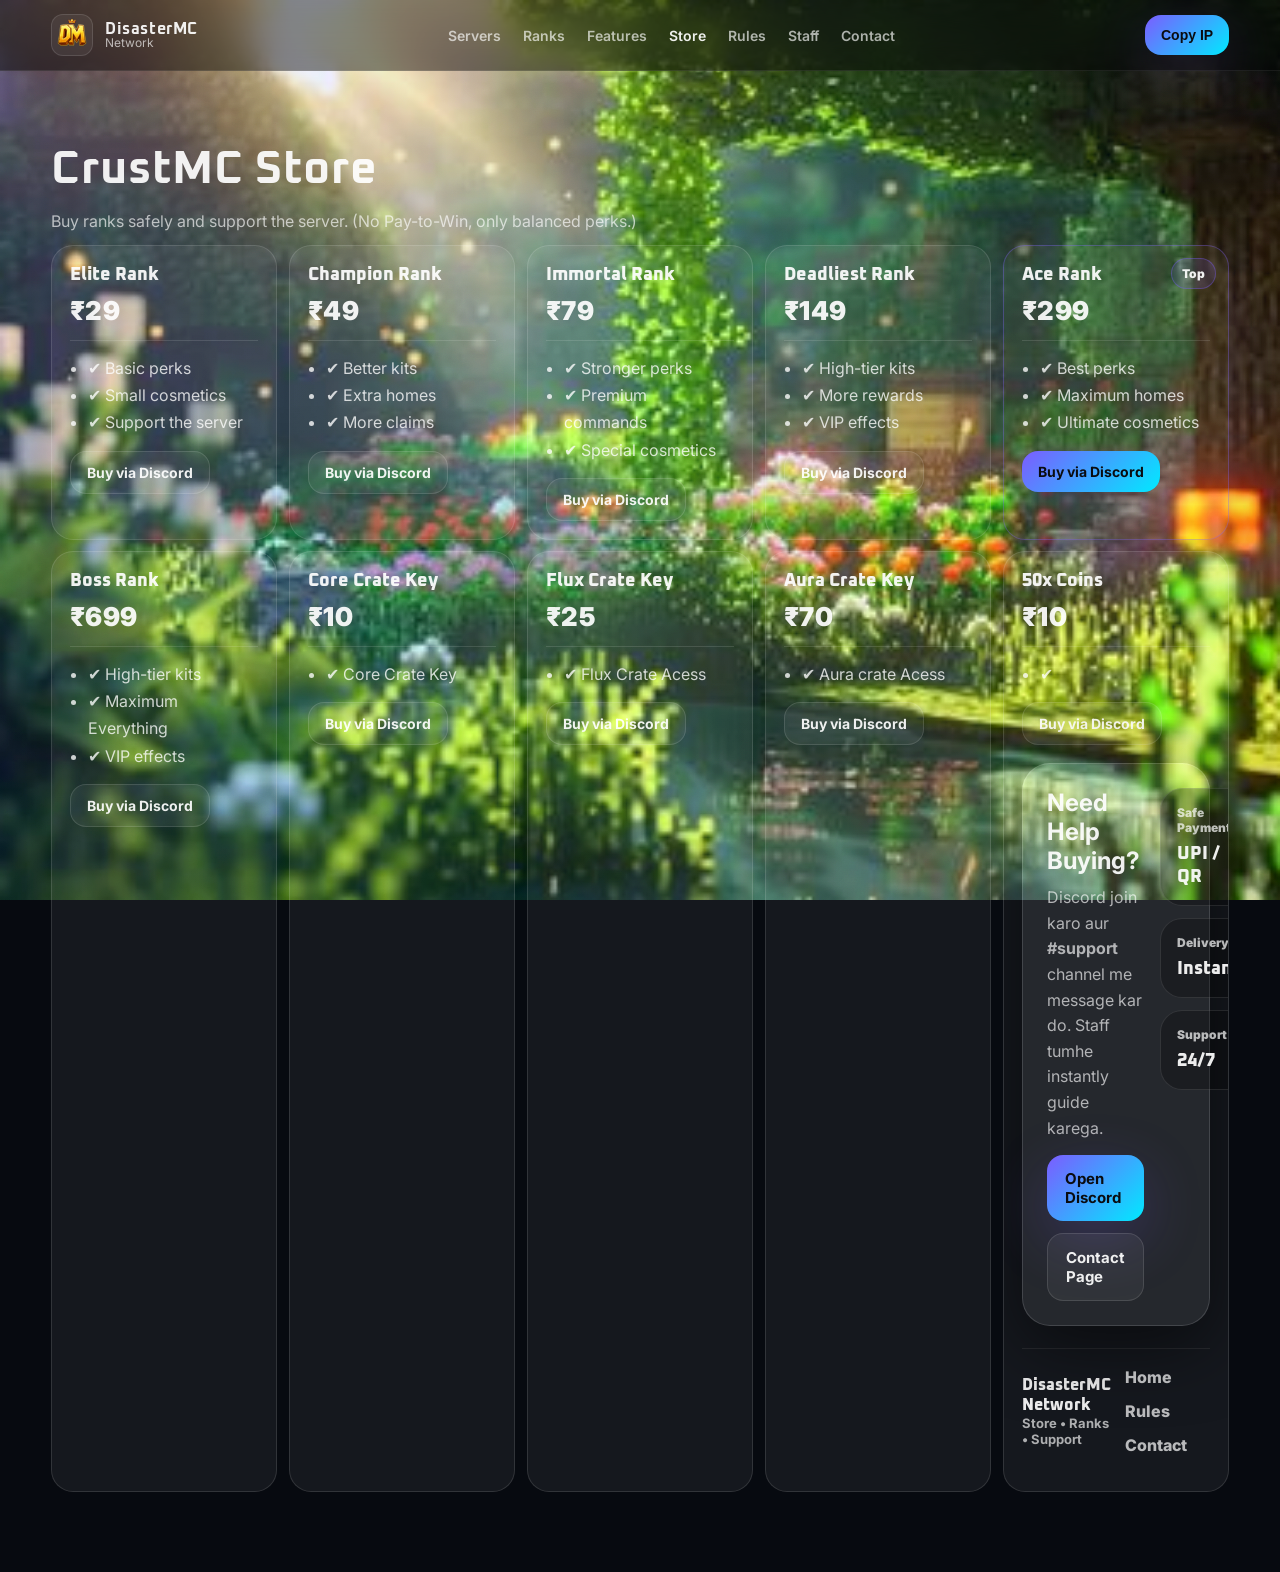
<file: store.html>
<!DOCTYPE html>
<html lang="en">
<head>
  <meta charset="UTF-8"/>
  <meta name="viewport" content="width=device-width, initial-scale=1.0"/>
  <title>DisasterMC Network | Store</title>

  <link rel="icon" href="assets/favicon.png" />
  <link rel="stylesheet" href="css/style.css"/>
  <link rel="stylesheet" href="css/animations.css"/>

  <link rel="preconnect" href="https://fonts.googleapis.com">
  <link rel="preconnect" href="https://fonts.gstatic.com" crossorigin>
  <link href="https://fonts.googleapis.com/css2?family=Oxanium:wght@300;400;600;700&family=Inter:wght@300;400;600;700&display=swap" rel="stylesheet">
</head>

<body>
  <div class="bg"></div>
  <div class="noise"></div>

  <header class="nav">
    <div class="nav-inner">
      <a class="brand" href="index.html">
        <img src="assets/logo.png" alt="DisasterMC Logo" class="brand-logo"/>
        <div class="brand-text">
          <span class="brand-title">DisasterMC</span>
          <span class="brand-sub">Network</span>
        </div>
      </a>

      <nav class="nav-links" id="navLinks">
        <a href="servers.html">Servers</a>
        <a href="ranks.html">Ranks</a>
        <a href="features.html">Features</a>
        <a href="store.html" class="active">Store</a>
        <a href="rules.html">Rules</a>
        <a href="staff.html">Staff</a>
        <a href="contact.html">Contact</a>
      </nav>

      <div class="nav-right">
        <button class="btn btn-primary" id="copyIpBtn">Copy IP</button>
        <button class="hamburger" id="hamburger">
          <span></span><span></span><span></span>
        </button>
      </div>
    </div>
  </header>

  <section class="page">
    <div class="container">
      <div class="page-head reveal">
        <h1>CrustMC Store</h1>
        <p>
          Buy ranks safely and support the server. (No Pay-to-Win, only balanced perks.)
        </p>
      </div>

      <div class="grid-5 ranks-grid reveal">
        <div class="rank">
          <div class="rank-name">Elite Rank</div>
          <div class="rank-price">₹29</div>
          <div class="rank-line"></div>
          <ul>
            <li>✔ Basic perks</li>
            <li>✔ Small cosmetics</li>
            <li>✔ Support the server</li>
          </ul>
          <div style="margin-top:14px;">
            <a class="btn btn-ghost" data-social="discord" target="_blank">Buy via Discord</a>
          </div>
        </div>

        <div class="rank">
          <div class="rank-name">Champion Rank</div>
          <div class="rank-price">₹49</div>
          <div class="rank-line"></div>
          <ul>
            <li>✔ Better kits</li>
            <li>✔ Extra homes</li>
            <li>✔ More claims</li>
          </ul>
          <div style="margin-top:14px;">
            <a class="btn btn-ghost" data-social="discord" target="_blank">Buy via Discord</a>
          </div>
        </div>

        <div class="rank">
          <div class="rank-name">Immortal Rank</div>
          <div class="rank-price">₹79</div>
          <div class="rank-line"></div>
          <ul>
            <li>✔ Stronger perks</li>
            <li>✔ Premium commands</li>
            <li>✔ Special cosmetics</li>
          </ul>
          <div style="margin-top:14px;">
            <a class="btn btn-ghost" data-social="discord" target="_blank">Buy via Discord</a>
          </div>
        </div>

        <div class="rank">
          <div class="rank-name">Deadliest Rank</div>
          <div class="rank-price">₹149</div>
          <div class="rank-line"></div>
          <ul>
            <li>✔ High-tier kits</li>
            <li>✔ More rewards</li>
            <li>✔ VIP effects</li>
          </ul>
          <div style="margin-top:14px;">
            <a class="btn btn-ghost" data-social="discord" target="_blank">Buy via Discord</a>
          </div>
        </div>

        <div class="rank best">
          <div class="rank-badge">Top</div>
          <div class="rank-name">Ace Rank</div>
          <div class="rank-price">₹299</div>
          <div class="rank-line"></div>
          <ul>
            <li>✔ Best perks</li>
            <li>✔ Maximum homes</li>
            <li>✔ Ultimate cosmetics</li>
          </ul>
          <div style="margin-top:14px;">
            <a class="btn btn-primary" data-social="discord" target="_blank">Buy via Discord</a>
          </div>
     </div>

        <div class="rank">
          <div class="rank-name">Boss Rank</div>
          <div class="rank-price">₹699</div>
          <div class="rank-line"></div>
          <ul>
            <li>✔ High-tier kits</li>
            <li>✔ Maximum Everything</li>
            <li>✔ VIP effects</li>
          </ul>
          <div style="margin-top:14px;">
            <a class="btn btn-ghost" data-social="discord" target="_blank">Buy via Discord</a>
          </div>
        </div>

        <div class="rank">
          <div class="rank-name">Core Crate Key</div>
          <div class="rank-price">₹10</div>
          <div class="rank-line"></div>
          <ul>
            <li>✔ Core Crate Key</li>
          </ul>
          <div style="margin-top:14px;">
            <a class="btn btn-ghost" data-social="discord" target="_blank">Buy via Discord</a>
          </div>
         </div>

        <div class="rank">
          <div class="rank-name">Flux Crate Key</div>
          <div class="rank-price">₹25</div>
          <div class="rank-line"></div>
          <ul>
            <li>✔ Flux Crate Acess</li>
          </ul>
          <div style="margin-top:14px;">
            <a class="btn btn-ghost" data-social="discord" target="_blank">Buy via Discord</a>
          </div>
         </div>

        <div class="rank">
          <div class="rank-name">Aura Crate Key</div>
          <div class="rank-price">₹70</div>
          <div class="rank-line"></div>
          <ul>
            <li>✔ Aura crate Acess</li>
          </ul>
          <div style="margin-top:14px;">
            <a class="btn btn-ghost" data-social="discord" target="_blank">Buy via Discord</a>
          </div>
         </div>

        <div class="rank">
          <div class="rank-name">50x Coins</div>
          <div class="rank-price">₹10</div>
          <div class="rank-line"></div>
          <ul>
            <li>✔</li>
          </ul>
          <div style="margin-top:14px;">
            <a class="btn btn-ghost" data-social="discord" target="_blank">Buy via Discord</a>
          </div>



      <div class="join-card reveal" style="margin-top:18px;">
        <div class="join-left">
          <h2>Need Help Buying?</h2>
          <p>
            Discord join karo aur <b>#support</b> channel me message kar do.
            Staff tumhe instantly guide karega.
          </p>

          <div class="join-actions">
            <a class="btn btn-primary big" data-social="discord" target="_blank">Open Discord</a>
            <a class="btn btn-ghost big" href="contact.html">Contact Page</a>
          </div>
        </div>

        <div class="join-right">
          <div class="join-mini">
            <div class="mini">
              <div class="mini-top">Safe Payment</div>
              <div class="mini-big">UPI / QR</div>
            </div>
            <div class="mini">
              <div class="mini-top">Delivery</div>
              <div class="mini-big">Instant</div>
            </div>
            <div class="mini">
              <div class="mini-top">Support</div>
              <div class="mini-big">24/7</div>
            </div>
          </div>
        </div>
      </div>

      <footer class="footer">
        <div class="footer-left">
          <div class="footer-title">DisasterMC Network</div>
          <div class="footer-sub">Store • Ranks • Support</div>
        </div>

        <div class="footer-right">
          <a href="index.html">Home</a>
          <a href="rules.html">Rules</a>
          <a href="contact.html">Contact</a>
        </div>
      </footer>
    </div>
  </section>

  <div class="toast" id="toast">Copied!</div>

  <script src="js/reveal.js"></script>
  <script src="js/main.js"></script>
</body>
</html>
</file>
<file: css/style.css>
:root{
  --bg:#070a10;
  --glass: rgba(255,255,255,.06);
  --stroke: rgba(255,255,255,.12);
  --text: rgba(255,255,255,.92);
  --muted: rgba(255,255,255,.65);
  --shadow: 0 18px 70px rgba(0,0,0,.55);
  --radius: 22px;

  --accent: #7c5cff;
  --accent2: #00eaff;
  --danger: #ff3d6e;
  --good: #1affb1;
}

*{margin:0;padding:0;box-sizing:border-box;}
html{scroll-behavior:smooth;}
body{
  font-family: Inter, system-ui, -apple-system, Segoe UI, Roboto, Arial;
  color: var(--text);
  background: var(--bg);
  overflow-x:hidden;
}

.bg{
  position:fixed;
  inset:0;
  background:
    linear-gradient(120deg, rgba(124,92,255,.18), rgba(0,234,255,.08), rgba(255,61,110,.08)),
    url("../assets/Background.png");
  background-size: cover;
  background-position: center;
  filter: saturate(1.15) contrast(1.05);
  z-index:-3;
}

.noise{
  position:fixed;
  inset:0;
  background-image:url("data:image/svg+xml,%3Csvg xmlns='http://www.w3.org/2000/svg' width='260' height='260'%3E%3Cfilter id='n'%3E%3CfeTurbulence type='fractalNoise' baseFrequency='.8' numOctaves='3' stitchTiles='stitch'/%3E%3C/filter%3E%3Crect width='260' height='260' filter='url(%23n)' opacity='.25'/%3E%3C/svg%3E");
  mix-blend-mode: overlay;
  opacity:.15;
  z-index:-2;
  pointer-events:none;
}

.container{width:min(1200px, 92%); margin:0 auto;}
.section{padding: 90px 0;}
.center{display:flex;justify-content:center;gap:12px;flex-wrap:wrap;}

.nav{
  position:sticky;
  top:0;
  z-index:999;
  backdrop-filter: blur(18px);
  background: rgba(0,0,0,.45);
  border-bottom:1px solid rgba(255,255,255,.08);
}
.nav-inner{
  width:min(1200px, 92%);
  margin:0 auto;
  padding: 14px 0;
  display:flex;
  align-items:center;
  justify-content:space-between;
  gap:14px;
}

.brand{
  display:flex;
  align-items:center;
  gap:12px;
  text-decoration:none;
  color:var(--text);
}
.brand-logo{
  width:42px;
  height:42px;
  border-radius:12px;
  background: rgba(255,255,255,.06);
  border:1px solid rgba(255,255,255,.12);
  object-fit:cover;
}
.brand-text{display:flex;flex-direction:column;line-height:1;}
.brand-title{
  font-family: Oxanium, Inter;
  font-weight:700;
  letter-spacing:.6px;
  font-size: 16px;
}
.brand-sub{
  font-size:12px;
  color: var(--muted);
}

.nav-links{
  display:flex;
  gap:22px;
  align-items:center;
}
.nav-links a{
  text-decoration:none;
  color: var(--muted);
  font-weight:600;
  font-size:14px;
  position:relative;
  transition: .25s ease;
}
.nav-links a:hover{color:var(--text);}
.nav-links a.active{color:var(--text);}

.nav-right{display:flex;gap:10px;align-items:center;}

.hamburger{
  display:none;
  width:44px;height:44px;
  border-radius:14px;
  border:1px solid rgba(255,255,255,.12);
  background: rgba(255,255,255,.05);
  cursor:pointer;
}
.hamburger span{
  display:block;
  width:18px;height:2px;
  margin:4px auto;
  background: rgba(255,255,255,.85);
  border-radius:10px;
}

.btn{
  border:none;
  cursor:pointer;
  padding: 12px 16px;
  border-radius: 16px;
  font-weight:700;
  font-size:14px;
  transition:.25s ease;
  text-decoration:none;
  display:inline-flex;
  align-items:center;
  justify-content:center;
  gap:10px;
}
.btn.big{padding: 14px 18px; font-size:15px;}
.btn-primary{
  color:#0a0c10;
  background: linear-gradient(135deg, var(--accent), var(--accent2));
  box-shadow: 0 18px 60px rgba(124,92,255,.22);
}
.btn-primary:hover{transform: translateY(-2px); filter: brightness(1.08);}
.btn-ghost{
  color: var(--text);
  background: rgba(255,255,255,.06);
  border:1px solid rgba(255,255,255,.12);
}
.btn-ghost:hover{transform: translateY(-2px); background: rgba(255,255,255,.08);}

.hero{
  padding: 70px 0 40px;
  position:relative;
}
.hero-inner{
  width:min(1200px, 92%);
  margin:0 auto;
  display:grid;
  grid-template-columns: 1.1fr .9fr;
  gap: 24px;
  align-items:stretch;
}
.hero-bottom-fade{
  position:absolute;
  bottom:-1px; left:0; right:0;
  height:120px;
  background: linear-gradient(to bottom, rgba(0,0,0,0), rgba(7,10,16,1));
}

.chip{
  display:inline-flex;
  align-items:center;
  gap:10px;
  padding: 10px 14px;
  border-radius: 999px;
  background: rgba(255,255,255,.06);
  border:1px solid rgba(255,255,255,.12);
  color: rgba(255,255,255,.8);
  font-weight:700;
  font-size:13px;
}
.dot{
  width:10px;height:10px;
  border-radius:99px;
  background: var(--good);
  box-shadow: 0 0 20px rgba(26,255,177,.35);
}

.hero-title{
  margin-top:14px;
  font-family: Oxanium, Inter;
  font-size: 52px;
  line-height:1.05;
  letter-spacing:.6px;
}
.glow{
  background: linear-gradient(135deg, var(--accent), var(--accent2));
  -webkit-background-clip:text;
  background-clip:text;
  color:transparent;
  text-shadow: 0 0 35px rgba(124,92,255,.25);
}
.hero-desc{
  margin-top:14px;
  color: var(--muted);
  font-size:16px;
  line-height:1.6;
  max-width: 56ch;
}

.hero-actions{
  margin-top: 18px;
  display:flex;
  gap:12px;
  flex-wrap:wrap;
}

.ip-card{
  margin-top: 18px;
  padding: 16px;
  border-radius: var(--radius);
  background: rgba(255,255,255,.06);
  border:1px solid rgba(255,255,255,.12);
}
.ip-row{
  display:flex;
  justify-content:space-between;
  padding: 8px 0;
}
.ip-label{color:rgba(255,255,255,.7); font-weight:800;}
.ip-value{font-weight:900;}
.ip-hint{
  margin-top: 10px;
  color: rgba(255,255,255,.65);
  font-size:13px;
}

.hero-card{
  height:100%;
  padding: 18px;
  border-radius: var(--radius);
  background: rgba(255,255,255,.06);
  border:1px solid rgba(255,255,255,.12);
  box-shadow: var(--shadow);
  overflow:hidden;
  position:relative;
}
.hero-card::before{
  content:"";
  position:absolute;
  inset:-40%;
  background: radial-gradient(circle, rgba(124,92,255,.18), transparent 60%);
  animation: floatGlow 8s ease-in-out infinite;
  pointer-events:none;
}
.hero-card-top{
  display:flex;
  align-items:center;
  justify-content:space-between;
  position:relative;
  z-index:2;
}
.badge{
  padding: 8px 12px;
  border-radius: 999px;
  background: rgba(255,61,110,.12);
  border:1px solid rgba(255,61,110,.25);
  color: rgba(255,255,255,.9);
  font-weight:900;
  letter-spacing:.6px;
  font-size:12px;
}
.small{color: rgba(255,255,255,.7); font-weight:700; font-size:13px;}

.hero-stats{
  margin-top: 18px;
  display:grid;
  grid-template-columns: repeat(3, 1fr);
  gap: 10px;
  position:relative;
  z-index:2;
}
.stat{
  padding: 14px;
  border-radius: 18px;
  background: rgba(0,0,0,.28);
  border:1px solid rgba(255,255,255,.08);
}
.stat-num{
  font-family: Oxanium, Inter;
  font-size: 28px;
  font-weight:900;
}
.stat-label{margin-top:6px; color: rgba(255,255,255,.65); font-weight:700; font-size:12px;}

.hero-mini{
  margin-top: 14px;
  padding: 16px;
  border-radius: 18px;
  background: rgba(0,0,0,.22);
  border:1px solid rgba(255,255,255,.08);
  position:relative;
  z-index:2;
}
.mini-title{font-weight:900; letter-spacing:.4px;}
.hero-mini ul{margin-top:10px; padding-left: 18px; color: rgba(255,255,255,.75);}
.hero-mini li{margin: 6px 0;}

.section-head{
  display:flex;
  flex-direction:column;
  gap:8px;
  margin-bottom: 22px;
}
.section-head h2{
  font-family: Oxanium, Inter;
  font-size: 34px;
  letter-spacing:.5px;
}
.section-head p{color: var(--muted); max-width: 70ch; line-height:1.6;}

.grid-3{
  display:grid;
  grid-template-columns: repeat(3, 1fr);
  gap: 14px;
}
.grid-2{
  display:grid;
  grid-template-columns: repeat(2, 1fr);
  gap: 14px;
}
.grid-5{
  display:grid;
  grid-template-columns: repeat(5, 1fr);
  gap: 12px;
}

.card{
  padding: 18px;
  border-radius: var(--radius);
  background: rgba(255,255,255,.06);
  border:1px solid rgba(255,255,255,.12);
  transition: .25s ease;
}
.card:hover{
  transform: translateY(-6px);
  background: rgba(255,255,255,.08);
}
.card-top{
  display:flex;
  align-items:center;
  justify-content:space-between;
  gap:12px;
}
.card-title{
  font-family: Oxanium, Inter;
  font-size: 20px;
  font-weight:900;
}
.tag{
  padding: 8px 12px;
  border-radius: 999px;
  font-weight:900;
  font-size: 12px;
  border:1px solid rgba(255,255,255,.12);
  background: rgba(0,0,0,.25);
}
.tag.red{border-color: rgba(255,61,110,.25); color: rgba(255,255,255,.85);}
.tag.green{border-color: rgba(26,255,177,.25); color: rgba(255,255,255,.85);}
.tag.blue{border-color: rgba(0,234,255,.25); color: rgba(255,255,255,.85);}

.card-desc{
  margin-top: 10px;
  color: var(--muted);
  line-height:1.6;
}
.card-meta{
  margin-top: 14px;
  display:flex;
  gap:10px;
  flex-wrap:wrap;
  color: rgba(255,255,255,.75);
  font-weight:800;
  font-size:12px;
}

.ranks-grid{margin-top: 10px;}
.rank{
  padding: 18px;
  border-radius: var(--radius);
  background: rgba(255,255,255,.06);
  border:1px solid rgba(255,255,255,.12);
  transition: .25s ease;
  position:relative;
  overflow:hidden;
}
.rank:hover{transform: translateY(-6px); background: rgba(255,255,255,.08);}
.rank-name{
  font-family: Oxanium, Inter;
  font-weight:900;
  font-size: 18px;
}
.rank-price{
  margin-top: 8px;
  font-size: 26px;
  font-weight:1000;
  letter-spacing:.4px;
}
.rank-line{
  height:1px;
  width:100%;
  background: rgba(255,255,255,.12);
  margin: 14px 0;
}
.rank ul{padding-left: 18px; color: rgba(255,255,255,.78); line-height:1.7;}
.rank.best{
  border-color: rgba(124,92,255,.35);
  box-shadow: 0 22px 70px rgba(124,92,255,.18);
}
.rank-badge{
  position:absolute;
  top:12px; right:12px;
  padding: 7px 10px;
  border-radius: 999px;
  background: rgba(124,92,255,.14);
  border:1px solid rgba(124,92,255,.35);
  font-weight:900;
  font-size:12px;
}

.feature{
  padding: 18px;
  border-radius: var(--radius);
  background: rgba(255,255,255,.06);
  border:1px solid rgba(255,255,255,.12);
  display:flex;
  gap:14px;
  align-items:flex-start;
}
.feature h3{
  font-family: Oxanium, Inter;
  font-size: 18px;
  letter-spacing:.3px;
}
.feature p{
  margin-top: 8px;
  color: var(--muted);
  line-height:1.6;
}
.icon{
  width:44px;height:44px;
  border-radius: 16px;
  background: rgba(0,0,0,.22);
  border:1px solid rgba(255,255,255,.10);
  display:grid;
  place-items:center;
  font-size:20px;
}

.join{padding-bottom: 60px;}
.join-card{
  padding: 24px;
  border-radius: 28px;
  background: rgba(255,255,255,.07);
  border:1px solid rgba(255,255,255,.14);
  box-shadow: var(--shadow);
  display:grid;
  grid-template-columns: 1.1fr .9fr;
  gap: 16px;
}
.join-left p{margin-top:10px; color: var(--muted); line-height:1.6;}
.join-actions{margin-top: 14px; display:flex; gap:12px; flex-wrap:wrap;}
.join-mini{display:grid; gap:12px;}
.mini{
  padding: 16px;
  border-radius: 22px;
  background: rgba(0,0,0,.25);
  border:1px solid rgba(255,255,255,.10);
}
.mini-top{color: rgba(255,255,255,.7); font-weight:900; font-size:12px;}
.mini-big{margin-top:8px; font-weight:1000; font-size:18px; font-family: Oxanium, Inter;}

.footer{
  margin-top: 22px;
  padding: 18px 0;
  display:flex;
  align-items:center;
  justify-content:space-between;
  gap:14px;
  border-top:1px solid rgba(255,255,255,.08);
}
.footer-title{font-family: Oxanium, Inter; font-weight:1000;}
.footer-sub{color: var(--muted); font-weight:700; font-size:13px;}
.footer-right{display:flex; gap:14px; flex-wrap:wrap;}
.footer-right a{color: rgba(255,255,255,.7); text-decoration:none; font-weight:800;}
.footer-right a:hover{color: rgba(255,255,255,.92);}

.page{padding: 70px 0 80px;}
.page-head h1{
  font-family: Oxanium, Inter;
  font-size: 46px;
  letter-spacing:.6px;
}
.page-head p{margin-top:10px; color: var(--muted); line-height:1.6;}

.rules-wrap{
  margin-top: 18px;
  display:grid;
  grid-template-columns: repeat(2, 1fr);
  gap: 14px;
}
.rules-card{
  padding: 18px;
  border-radius: var(--radius);
  background: rgba(255,255,255,.06);
  border:1px solid rgba(255,255,255,.12);
}
.rules-card h2{
  font-family: Oxanium, Inter;
  font-size: 20px;
  margin-bottom: 10px;
}
.rules-card ul{padding-left: 18px; color: rgba(255,255,255,.78); line-height:1.8;}
.info{display:grid; gap:10px; color: rgba(255,255,255,.8); font-weight:700;}

.toast{
  position:fixed;
  bottom: 22px;
  left: 50%;
  transform: translateX(-50%);
  padding: 12px 16px;
  border-radius: 999px;
  background: rgba(0,0,0,.65);
  border:1px solid rgba(255,255,255,.12);
  backdrop-filter: blur(12px);
  font-weight:900;
  opacity:0;
  pointer-events:none;
  transition:.25s ease;
  z-index:9999;
}
.toast.show{opacity:1; transform: translateX(-50%) translateY(-4px);}

/* Responsive */
@media (max-width: 980px){
  .hero-inner{grid-template-columns: 1fr;}
  .grid-3{grid-template-columns: 1fr;}
  .grid-2{grid-template-columns: 1fr;}
  .grid-5{grid-template-columns: 1fr;}
  .join-card{grid-template-columns: 1fr;}
  .rules-wrap{grid-template-columns: 1fr;}
  .hero-title{font-size: 42px;}
  .nav-links{display:none;}
  .hamburger{display:inline-block;}
}

body.extraGlow .bg{
  filter: saturate(1.3) contrast(1.1) brightness(1.08);
}

.staff-grid{
  margin-top: 18px;
  display:grid;
  grid-template-columns: repeat(2, 1fr);
  gap: 14px;
}

.staff-role{
  padding: 18px;
  border-radius: var(--radius);
  background: rgba(255,255,255,.06);
  border:1px solid rgba(255,255,255,.12);
  overflow:hidden;
  position:relative;
  transition: .25s ease;
}
.staff-role:hover{
  transform: translateY(-6px);
  background: rgba(255,255,255,.08);
}

.role-top{
  display:flex;
  align-items:center;
  justify-content:space-between;
  gap:12px;
}
.role-title{
  font-family: Oxanium, Inter;
  font-size: 22px;
  font-weight:1000;
}
.role-tag{
  padding: 8px 12px;
  border-radius: 999px;
  font-weight:900;
  font-size: 12px;
  background: rgba(0,0,0,.25);
  border:1px solid rgba(255,255,255,.12);
  color: rgba(255,255,255,.85);
}
.role-desc{
  margin-top: 10px;
  color: var(--muted);
  line-height:1.6;
}

.staff-cards{
  margin-top: 14px;
  display:grid;
  gap: 10px;
}

.staff-card{
  padding: 14px;
  border-radius: 18px;
  background: rgba(0,0,0,.22);
  border:1px solid rgba(255,255,255,.08);
  display:flex;
  align-items:center;
  gap:12px;
}

.pfp{
  width:46px;height:46px;
  border-radius: 16px;
  display:grid;
  place-items:center;
  font-size:20px;
  background: rgba(255,255,255,.06);
  border:1px solid rgba(255,255,255,.12);
}

.staff-name{
  font-weight:1000;
  letter-spacing:.3px;
}
.staff-sub{
  margin-top: 4px;
  color: rgba(255,255,255,.65);
  font-weight:800;
  font-size: 12px;
}

/* Role Colors */
.staff-role.owner{border-color: rgba(255,215,0,.18);}
.staff-role.coowner{border-color: rgba(124,92,255,.22);}
.staff-role.admin{border-color: rgba(255,61,110,.18);}
.staff-role.mod{border-color: rgba(0,234,255,.18);}
.staff-role.helper{border-color: rgba(26,255,177,.18);}

@media (max-width: 980px){
  .staff-grid{grid-template-columns: 1fr;}
}


.socials{
  display:flex;
  gap:12px;
  align-items:center;
  flex-wrap:wrap;
}

.social-btn{
  width:46px;
  height:46px;
  border-radius: 16px;
  display:grid;
  place-items:center;
  background: rgba(255,255,255,.06);
  border:1px solid rgba(255,255,255,.12);
  transition:.25s ease;
  text-decoration:none;
}
.social-btn:hover{
  transform: translateY(-4px);
  background: rgba(255,255,255,.09);
}

.social-btn img{
  width:22px;
  height:22px;
  object-fit:contain;
  filter: brightness(1.1);
}
</file>
<file: css/animations.css>
@keyframes floatGlow{
  0%{transform: translate(0,0) scale(1);}
  50%{transform: translate(30px, 10px) scale(1.1);}
  100%{transform: translate(0,0) scale(1);}
}

.reveal{
  opacity:0;
  transform: translateY(18px) scale(.98);
  transition: .75s cubic-bezier(.2,.8,.2,1);
}
.reveal.show{
  opacity:1;
  transform: translateY(0) scale(1);
}

a, button, .card, .rank{
  will-change: transform;
}
</file>
